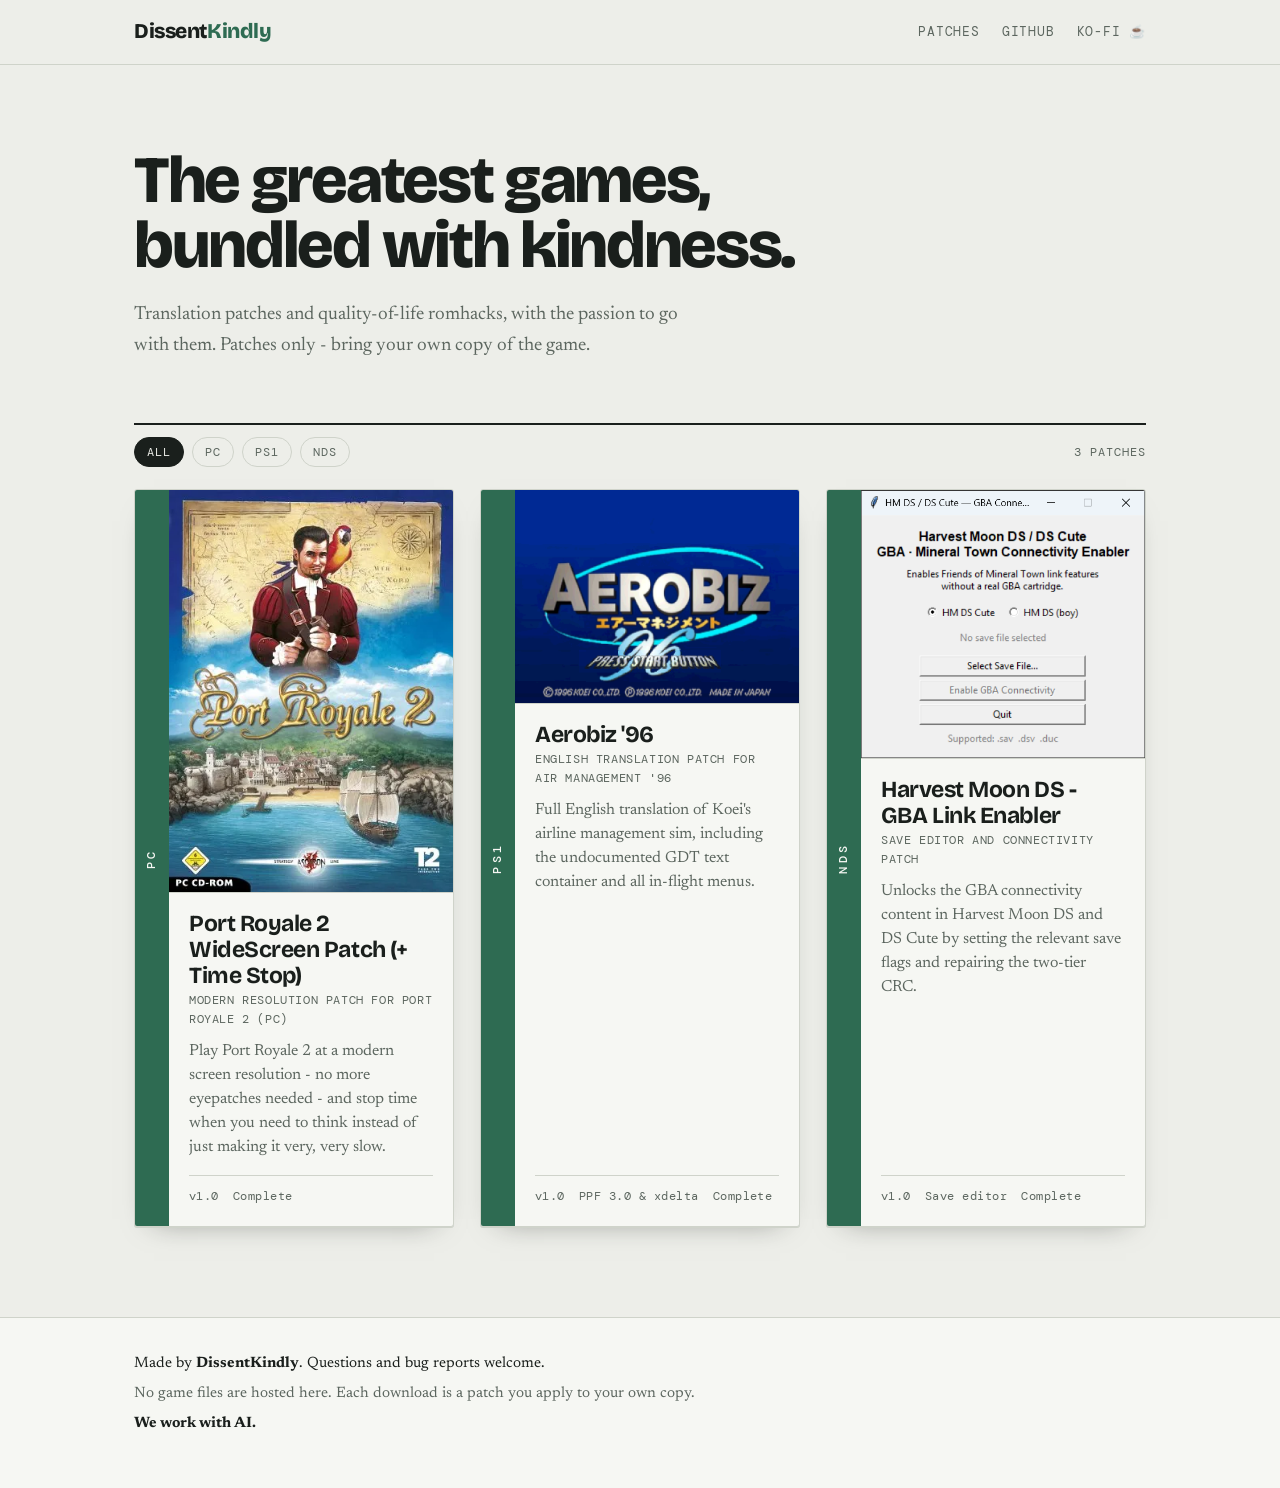
<file: index.html>
<!DOCTYPE html>
<html lang="en">
<head>
<meta charset="utf-8">
<meta name="viewport" content="width=device-width, initial-scale=1">

<!-- EDIT THESE TWO LINES -->
<title>DissentKindly - Translation Patches & ROM Hacks</title>
<meta name="description" content="Translation patches and romhacks for retro consoles.">

<link rel="preconnect" href="https://fonts.googleapis.com">
<link rel="preconnect" href="https://fonts.gstatic.com" crossorigin>
<link href="https://fonts.googleapis.com/css2?family=Bricolage+Grotesque:opsz,wght@12..96,600;12..96,800&family=DM+Mono:wght@400;500&family=Newsreader:opsz,wght@6..72,400;6..72,500&display=swap" rel="stylesheet">
<link rel="stylesheet" href="assets/style.css">
</head>
<body>

<header class="masthead">
  <div class="wrap masthead-in">
    <a class="wordmark" href="index.html">
      <!-- EDIT: your site name -->
      Dissent<span>Kindly</span>
    </a>
    <nav class="masthead-nav">
      <!-- EDIT or delete these links -->
      <a href="#shelf">Patches</a>
      <a href="https://github.com/DissentKindly" target="_blank" rel="noopener">GitHub</a>
	  <a href="https://ko-fi.com/dissentkindly" target="_blank" rel="noopener">Ko-fi &#9749</a>
    </nav>
  </div>
</header>

<section class="hero">
  <div class="wrap">
    <!-- EDIT: your headline and intro -->
    <h1 class="hero-title">The greatest games,<br>bundled with kindness.</h1>
    <p class="hero-lede">Translation patches and quality-of-life romhacks, with the
      passion to go with them. Patches only - bring your own copy of the game.</p>
  </div>
</section>

<section class="shelf" id="shelf">
  <div class="wrap">
    <div class="shelf-bar">
      <div class="filters" id="filters"></div>
      <span class="count" id="count"></span>
    </div>
    <div class="grid" id="grid"></div>
  </div>
</section>

<footer class="foot">
  <div class="wrap foot-in">
    <!-- EDIT: your name and contact -->
    <p>Made by <b>DissentKindly</b>. Questions and bug reports welcome.</p>
    <p class="foot-legal">No game files are hosted here. Each download is a patch you
      apply to your own copy.</p>
	<p class="foot-ai"><b>We work with AI.</b></p>
  </div>
</footer>

<script src="data/mods.js"></script>
<script src="assets/app.js"></script>
</body>
</html>
</file>
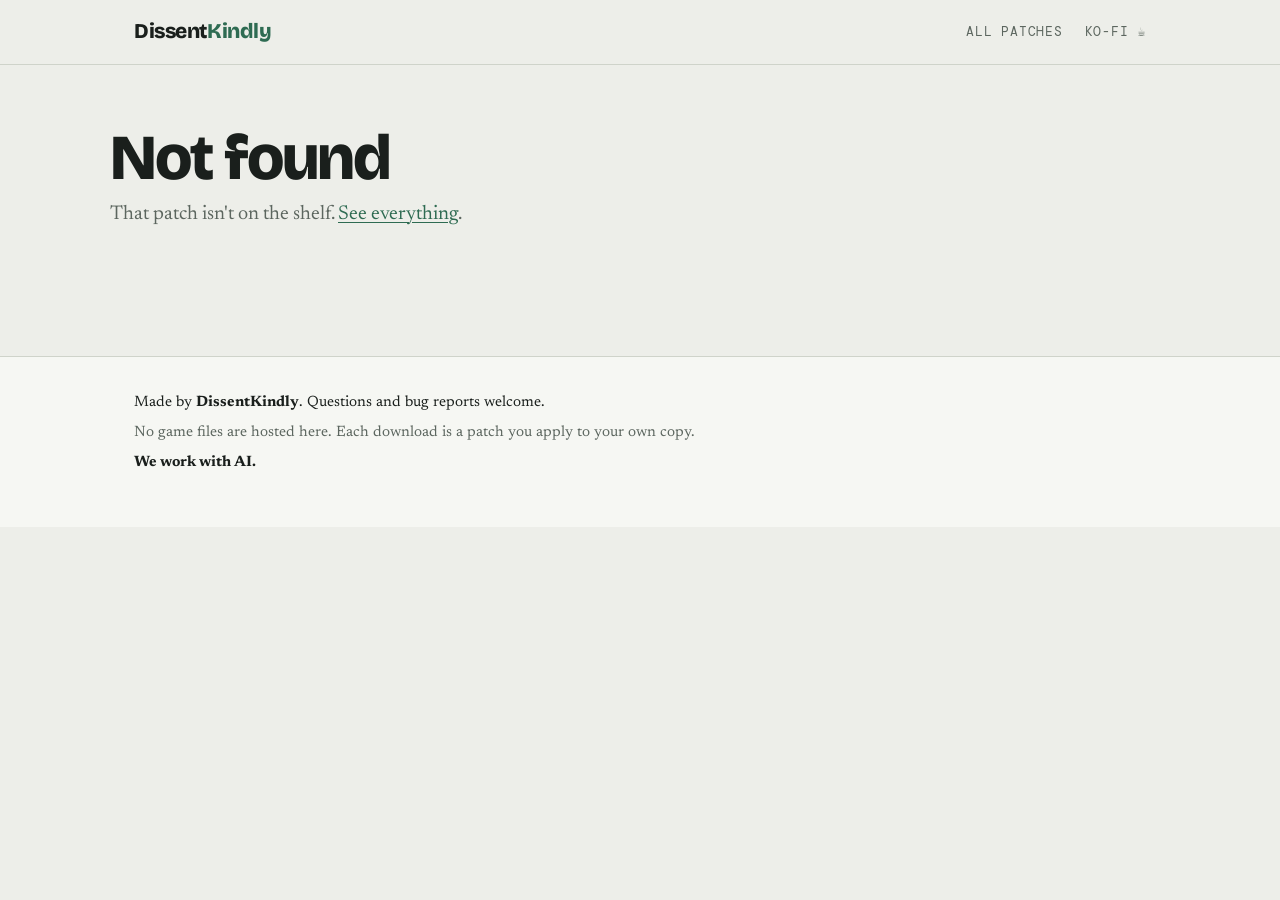
<file: mod.html>
<!DOCTYPE html>
<html lang="en">
<head>
<meta charset="utf-8">
<meta name="viewport" content="width=device-width, initial-scale=1">
<title>DissentKindly</title>

<link rel="preconnect" href="https://fonts.googleapis.com">
<link rel="preconnect" href="https://fonts.gstatic.com" crossorigin>
<link href="https://fonts.googleapis.com/css2?family=Bricolage+Grotesque:opsz,wght@12..96,600;12..96,800&family=DM+Mono:wght@400;500&family=Newsreader:opsz,wght@6..72,400;6..72,500&display=swap" rel="stylesheet">
<link rel="stylesheet" href="assets/style.css">
</head>
<body>

<header class="masthead">
  <div class="wrap masthead-in">
    <a class="wordmark" href="index.html">Dissent<span>Kindly</span></a>
    <nav class="masthead-nav">
      <a href="index.html">All patches</a>
	  <a href="https://ko-fi.com/dissentkindly" target="_blank" rel="noopener">Ko-fi &#9749</a>
    </nav>
  </div>
</header>

<main id="detail"></main>

<footer class="foot">
  <div class="wrap foot-in">
    <p>Made by <b>DissentKindly</b>. Questions and bug reports welcome.</p>
    <p class="foot-legal">No game files are hosted here. Each download is a patch you
      apply to your own copy.</p>
	<p class="foot-ai"><b>We work with AI.</b></p>
  </div>
</footer>

<div class="lightbox" id="lightbox" hidden>
  <button class="lb-close" id="lbClose" aria-label="Close image">Close</button>
  <img id="lbImg" alt="">
  <p class="lb-cap" id="lbCap"></p>
</div>

<script src="data/mods.js"></script>
<script src="assets/app.js"></script>
</body>
</html>
</file>
<file: assets/style.css>
/* ============================================================
   Patch Shelf — stylesheet
   Change colours in one place: the :root block below.
   ============================================================ */

:root{
  --paper:      #EDEEE9;   /* page background, cool manual stock  */
  --paper-2:    #F6F7F3;   /* cards                               */
  --ink:        #1A1F1C;   /* main text                           */
  --ink-soft:   #5C665F;   /* secondary text                      */
  --rule:       #CFD3CA;   /* hairlines and borders               */
  --jade:       #2E6B52;   /* primary accent: links, spine labels */
  --jade-dim:   #DCE7E0;   /* jade at 8%, for fills               */
  --plum:       #5B2A45;   /* download buttons only               */

  --shadow: 0 1px 0 var(--rule), 0 12px 28px -20px rgba(26,31,28,.55);
  --radius: 3px;

  --display: "Bricolage Grotesque", "Arial Black", system-ui, sans-serif;
  --body:    "Newsreader", Georgia, "Times New Roman", serif;
  --mono:    "DM Mono", ui-monospace, "SF Mono", Consolas, monospace;
}

*{ box-sizing: border-box; }

html{ -webkit-text-size-adjust: 100%; }

body{
  margin:0;
  background: var(--paper);
  color: var(--ink);
  font-family: var(--body);
  font-size: 18px;
  line-height: 1.6;
}

img{ max-width:100%; display:block; }

a{ color: var(--jade); text-decoration-thickness: 1px; text-underline-offset: 3px; }
a:hover{ color: var(--ink); }

:focus-visible{
  outline: 2px solid var(--jade);
  outline-offset: 3px;
}

.wrap{
  width:100%;
  max-width: 1060px;
  margin: 0 auto;
  padding: 0 24px;
}

/* ---------- masthead ---------- */

.masthead{
  border-bottom: 1px solid var(--rule);
  background: var(--paper);
  position: sticky; top:0; z-index: 20;
}
.masthead-in{
  display:flex; align-items:center; justify-content:space-between;
  gap:16px; height:64px;
}
.wordmark{
  font-family: var(--display);
  font-weight: 800;
  font-size: 21px;
  letter-spacing: -0.02em;
  color: var(--ink);
  text-decoration: none;
}
.wordmark span{ color: var(--jade); }
.masthead-nav{
  display:flex; gap:22px;
  font-family: var(--mono);
  font-size: 13px;
  text-transform: uppercase;
  letter-spacing: .06em;
}
.masthead-nav a{ text-decoration:none; color: var(--ink-soft); }
.masthead-nav a:hover{ color: var(--jade); }

/* ---------- hero ---------- */

.hero{ padding: 84px 0 62px; }
.hero-title{
  font-family: var(--display);
  font-weight: 800;
  font-size: clamp(36px, 6.1vw, 66px);
  line-height: .98;
  letter-spacing: -0.035em;
  margin: 0 0 22px;
  max-width: 21ch;
}
.hero-lede{
  margin:0;
  max-width: 56ch;
  font-size: 19px;
  color: var(--ink-soft);
}

/* ---------- shelf bar ---------- */

.shelf{ padding-bottom: 90px; }
.shelf-bar{
  display:flex; align-items:center; justify-content:space-between;
  gap:16px; flex-wrap: wrap;
  border-top: 2px solid var(--ink);
  padding: 12px 0 22px;
}
.filters{ display:flex; gap:8px; flex-wrap:wrap; }
.filter{
  font-family: var(--mono);
  font-size: 12px;
  letter-spacing: .08em;
  text-transform: uppercase;
  padding: 6px 12px;
  border: 1px solid var(--rule);
  border-radius: 100px;
  background: transparent;
  color: var(--ink-soft);
  cursor: pointer;
}
.filter:hover{ border-color: var(--jade); color: var(--jade); }
.filter[aria-pressed="true"]{
  background: var(--ink); border-color: var(--ink); color: var(--paper);
}
.count{
  font-family: var(--mono); font-size: 12px;
  letter-spacing: .08em; text-transform: uppercase;
  color: var(--ink-soft);
}

/* ---------- grid of cards ---------- */

.grid{
  display:grid;
  grid-template-columns: repeat(auto-fill, minmax(300px, 1fr));
  gap: 26px;
}

.card{
  display:flex;
  background: var(--paper-2);
  border: 1px solid var(--rule);
  border-radius: var(--radius);
  overflow:hidden;
  text-decoration:none;
  color: inherit;
  box-shadow: var(--shadow);
  transition: transform .18s ease, box-shadow .18s ease;
}
.card:hover{
  transform: translateY(-3px);
  box-shadow: 0 1px 0 var(--rule), 0 22px 36px -22px rgba(26,31,28,.6);
}
.card:hover .card-title{ color: var(--jade); }

/* the spine: the one signature element */
.spine{
  flex: 0 0 34px;
  background: var(--jade);
  color: var(--paper-2);
  display:flex; align-items:center; justify-content:center;
}
.spine span{
  writing-mode: vertical-rl;
  transform: rotate(180deg);
  font-family: var(--mono);
  font-weight: 500;
  font-size: 12px;
  letter-spacing: .3em;
  text-transform: uppercase;
}

.card-body{ flex:1; min-width:0; display:flex; flex-direction:column; }
.card-shot{
  aspect-ratio: 4 / 3;
  background: var(--jade-dim);
  border-bottom: 1px solid var(--rule);
}
.card-shot img{ width:100%; height:100%; object-fit: cover; }
.card-text{ padding: 18px 20px 20px; display:flex; flex-direction:column; flex:1; }
.card-title{
  font-family: var(--display);
  font-weight: 700;
  font-size: 23px;
  line-height: 1.12;
  letter-spacing: -0.02em;
  margin: 0 0 2px;
  transition: color .18s ease;
}
.card-sub{
  font-family: var(--mono);
  font-size: 12px;
  letter-spacing: .05em;
  text-transform: uppercase;
  color: var(--ink-soft);
  margin: 0 0 10px;
}
.card-blurb{
  margin:0 0 16px;
  font-size: 16px;
  line-height:1.5;
  color: var(--ink-soft);
}
.card-meta{
  margin-top:auto;
  display:flex; gap:14px; flex-wrap:wrap;
  border-top: 1px solid var(--rule);
  padding-top: 11px;
  font-family: var(--mono);
  font-size: 12px;
  letter-spacing: .04em;
  color: var(--ink-soft);
}

/* ---------- mod detail ---------- */

.detail-head{ padding: 62px 0 0; }
.crumb{
  font-family: var(--mono); font-size: 12px;
  letter-spacing:.08em; text-transform:uppercase;
  text-decoration:none; color: var(--ink-soft);
}
.crumb:hover{ color: var(--jade); }

.tag-row{ display:flex; gap:8px; flex-wrap:wrap; margin: 26px 0 14px; }
.tag{
  font-family: var(--mono); font-size: 12px;
  letter-spacing:.1em; text-transform:uppercase;
  padding: 4px 10px; border-radius:100px;
  background: var(--jade); color: var(--paper-2);
}
.tag.ghost{ background: transparent; color: var(--ink-soft); border:1px solid var(--rule); }

.detail-title{
  font-family: var(--display);
  font-weight: 800;
  font-size: clamp(36px, 6.4vw, 64px);
  line-height: .98;
  letter-spacing: -0.035em;
  margin: 0 0 8px;
  max-width: 18ch;
}
.detail-sub{
  margin:0 0 36px;
  font-size: 20px;
  color: var(--ink-soft);
}

/* record card */
.record{
  display:grid;
  grid-template-columns: repeat(auto-fit, minmax(190px, 1fr));
  gap:0;
  border: 1px solid var(--rule);
  border-radius: var(--radius);
  background: var(--paper-2);
  overflow:hidden;
  margin-bottom: 22px;
}
.rec{
  padding: 14px 18px;
  border-right: 1px solid var(--rule);
  border-bottom: 1px solid var(--rule);
}
.rec dt{
  font-family: var(--mono); font-size: 11px;
  letter-spacing:.12em; text-transform:uppercase;
  color: var(--ink-soft);
  margin: 0 0 3px;
}
.rec dd{
  margin:0;
  font-family: var(--mono);
  font-size: 14px;
  overflow-wrap: anywhere;
}
.rec.rec-wide{ grid-column: 1 / -1; }
.rec.rec-wide dd{ font-size: 13px; }

.dl{
  display:inline-flex; align-items:baseline; gap:12px;
  background: var(--plum);
  color: #F6F7F3;
  text-decoration:none;
  padding: 15px 26px;
  border-radius: var(--radius);
  font-family: var(--display);
  font-weight: 700;
  font-size: 19px;
  letter-spacing: -0.01em;
  transition: background .18s ease;
}
.dl:hover{ background: #431E33; color:#F6F7F3; }
.dl small{
  font-family: var(--mono); font-weight:400; font-size: 12px;
  letter-spacing:.06em; opacity:.8;
}

/* gallery */
.gallery{
  display:grid;
  grid-template-columns: repeat(auto-fit, minmax(260px, 1fr));
  gap:14px;
  margin: 46px 0 0;
}
.shot{
  border:1px solid var(--rule); border-radius: var(--radius);
  background: var(--paper-2); padding:0; cursor: zoom-in;
  overflow:hidden; text-align:left;
}
.shot img{ width:100%; aspect-ratio: 4/3; object-fit: cover; }
.shot figcaption{
  font-family: var(--mono); font-size: 12px; color: var(--ink-soft);
  padding: 9px 12px; border-top:1px solid var(--rule);
}

/* prose sections */
.section{ padding: 54px 0 0; }
.section h2{
  font-family: var(--mono);
  font-weight: 500;
  font-size: 12px;
  letter-spacing: .16em;
  text-transform: uppercase;
  color: var(--ink-soft);
  border-top: 2px solid var(--ink);
  padding-top: 10px;
  margin: 0 0 18px;
}
.prose{ max-width: 62ch; }
.prose p{ margin: 0 0 16px; }
.prose ul{ margin:0; padding-left: 20px; max-width: 62ch; }
.prose li{ margin-bottom: 8px; }
.prose ol{
  counter-reset: step; list-style:none; margin:0; padding:0; max-width: 62ch;
}
.prose ol li{
  counter-increment: step;
  position: relative;
  padding-left: 46px;
  margin-bottom: 16px;
}
.prose ol li::before{
  content: counter(step, decimal-leading-zero);
  position:absolute; left:0; top:1px;
  font-family: var(--mono); font-size: 13px;
  color: var(--jade);
  border: 1px solid var(--rule);
  border-radius: var(--radius);
  padding: 1px 7px;
  background: var(--paper-2);
}

.detail-end{ padding-bottom: 90px; }

/* ---------- lightbox ---------- */

.lightbox[hidden]{ display:none; }
.lightbox{
  position: fixed; inset:0; z-index: 60;
  background: rgba(26,31,28,.93);
  display:flex; flex-direction:column;
  align-items:center; justify-content:center; gap:16px;
  padding: 28px;
}
.lightbox img{ max-width: min(1100px, 94vw); max-height: 78vh; object-fit: contain; }
.lb-cap{
  font-family: var(--mono); font-size: 13px; color: #C9D2CB; margin:0;
}
.lb-close{
  position:absolute; top:18px; right:18px;
  font-family: var(--mono); font-size: 12px;
  letter-spacing:.1em; text-transform:uppercase;
  background: transparent; color:#EDEEE9;
  border:1px solid rgba(237,238,233,.45);
  border-radius: 100px; padding: 7px 15px; cursor:pointer;
}
.lb-close:hover{ background: rgba(237,238,233,.12); }

/* ---------- footer ---------- */

.foot{ border-top: 1px solid var(--rule); background: var(--paper-2); }
.foot-in{ padding: 34px 24px 46px; }
.foot p{ margin: 0 0 6px; font-size: 15px; }
.foot-legal{ color: var(--ink-soft); font-size: 14px; }

/* ---------- empty state ---------- */

.empty{
  border: 1px dashed var(--rule);
  border-radius: var(--radius);
  padding: 42px 26px;
  text-align:center;
  color: var(--ink-soft);
}

/* ---------- small screens ---------- */

@media (max-width: 620px){
  body{ font-size: 17px; }
  .hero{ padding: 54px 0 42px; }
  .rec{ border-right: none; }
}

@media (prefers-reduced-motion: reduce){
  *{ transition: none !important; animation: none !important; }
  .card:hover{ transform: none; }
}
</file>
